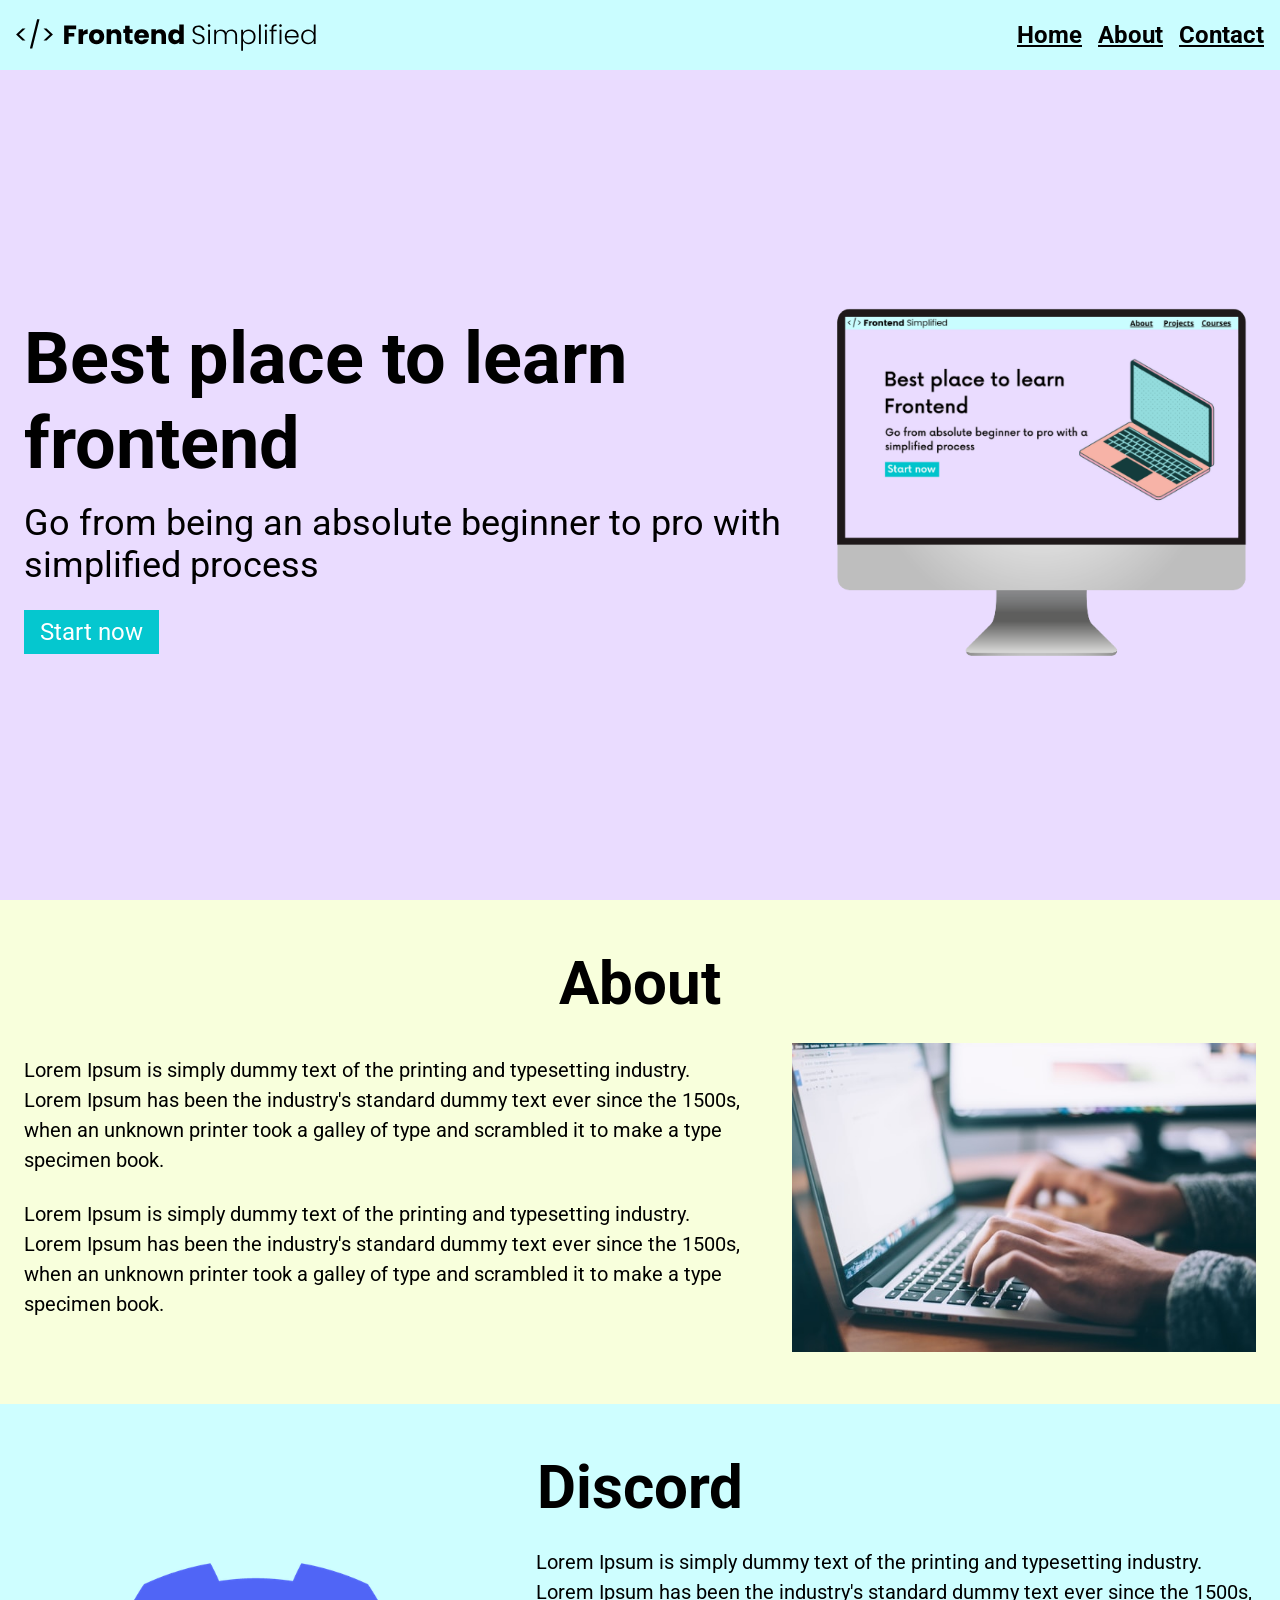
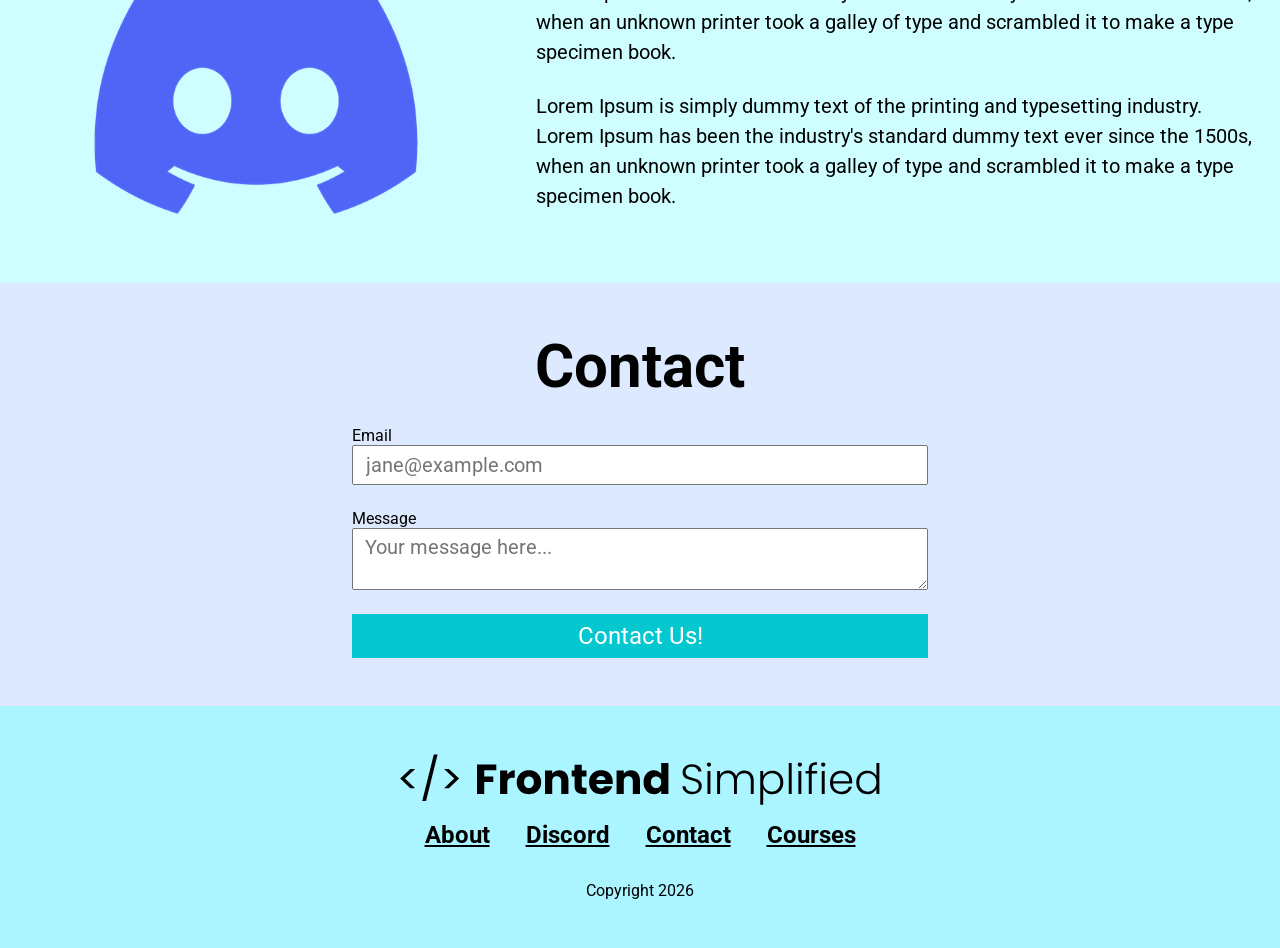
<file: index.html>
<!DOCTYPE html>
<html lang="en">
<head>
    <meta charset="UTF-8">
    <meta name="viewport" content="width=device-width, initial-scale=1.0">
    <title>Document</title>
    <link rel="stylesheet" href="./style.css">
</head>
<body>
    <section>
        <nav>
            <img src="./assets/FES.svg" class="logo" alt="Logo">
            <ul>
                <li><a href="#about">Home</a></li>
                <li><a href="#discord">About</a></li>
                <li><a href="#contact">Contact</a></li>
            </ul>
        </nav>
        <header>
            <div class="row">
                <div class="home__description">
                    <h1>Best place to learn frontend</h1>
                    <p class="subheader">Go from being an absolute beginner to pro with simplified process</p>
                    <button class="home__description--button">Start now</button>
                </div>
                <figure>
                    <img src="./assets/laptop.png" alt="Home">
                </figure>
            </div>
        </header>
    </section>

    <main>
        <section id="about">
            <h2>About</h2>
            <div class="row">
                <div class="section__description">
                    <div class="section__description--wrapper">
                        <p class="section__description--para">Lorem Ipsum is simply dummy text of the printing and typesetting industry. Lorem Ipsum has been the industry's standard dummy text ever since the 1500s, 
                            when an unknown printer took a galley of type and scrambled it to make a type specimen book.</p>
                        <p class="section__description--para">Lorem Ipsum is simply dummy text of the printing and typesetting industry. Lorem Ipsum has been the industry's standard dummy text ever since the 1500s, 
                            when an unknown printer took a galley of type and scrambled it to make a type specimen book.</p>
                    </div>
                    <figure class="about__img--wrapper">
                        <img src="./assets/about.jpg" alt="About">
                    </figure>
                </div>
            </div>
        </section>
        
        <section id="discord">
            <h2>Discord</h2>
            <div class="row">
                <div class="section__description">
                    <figure class="about__img--wrapper">
                        <img src="./assets/discord.png" alt="Discord">
                    </figure>
                    <div class="section__description--wrapper">
                        <p class="section__description--para">Lorem Ipsum is simply dummy text of the printing and typesetting industry. Lorem Ipsum has been the industry's standard dummy text ever since the 1500s, 
                            when an unknown printer took a galley of type and scrambled it to make a type specimen book.</p>
                        <p class="section__description--para">Lorem Ipsum is simply dummy text of the printing and typesetting industry. Lorem Ipsum has been the industry's standard dummy text ever since the 1500s, 
                            when an unknown printer took a galley of type and scrambled it to make a type specimen book.</p>
                    </div>
                </div>
            </div>
        </section>
        <section id="contact">
            <h2>Contact</h2>
            <form action="">
                <span>Email</span>
                <input type="email" placeholder="jane@example.com">
                <span>Message</span>
                <textarea type="text" placeholder="Your message here..."></textarea>
                <button>Contact Us!</button>
            </form>
        </section>
    </main>

    <footer>
        <img class="footer__logo" src="./assets/FES.svg" alt="">
        <div class="footer__links">
            <a class="footer__link" href="#about">About</a>
            <a class="footer__link" href="#discord">Discord</a>
            <a class="footer__link" href="#contact">Contact</a>
            <a class="footer__link" href="">Courses</a>
        </div>
        <p>Copyright 2026</p>
    </footer>
</body>
</html>
</file>
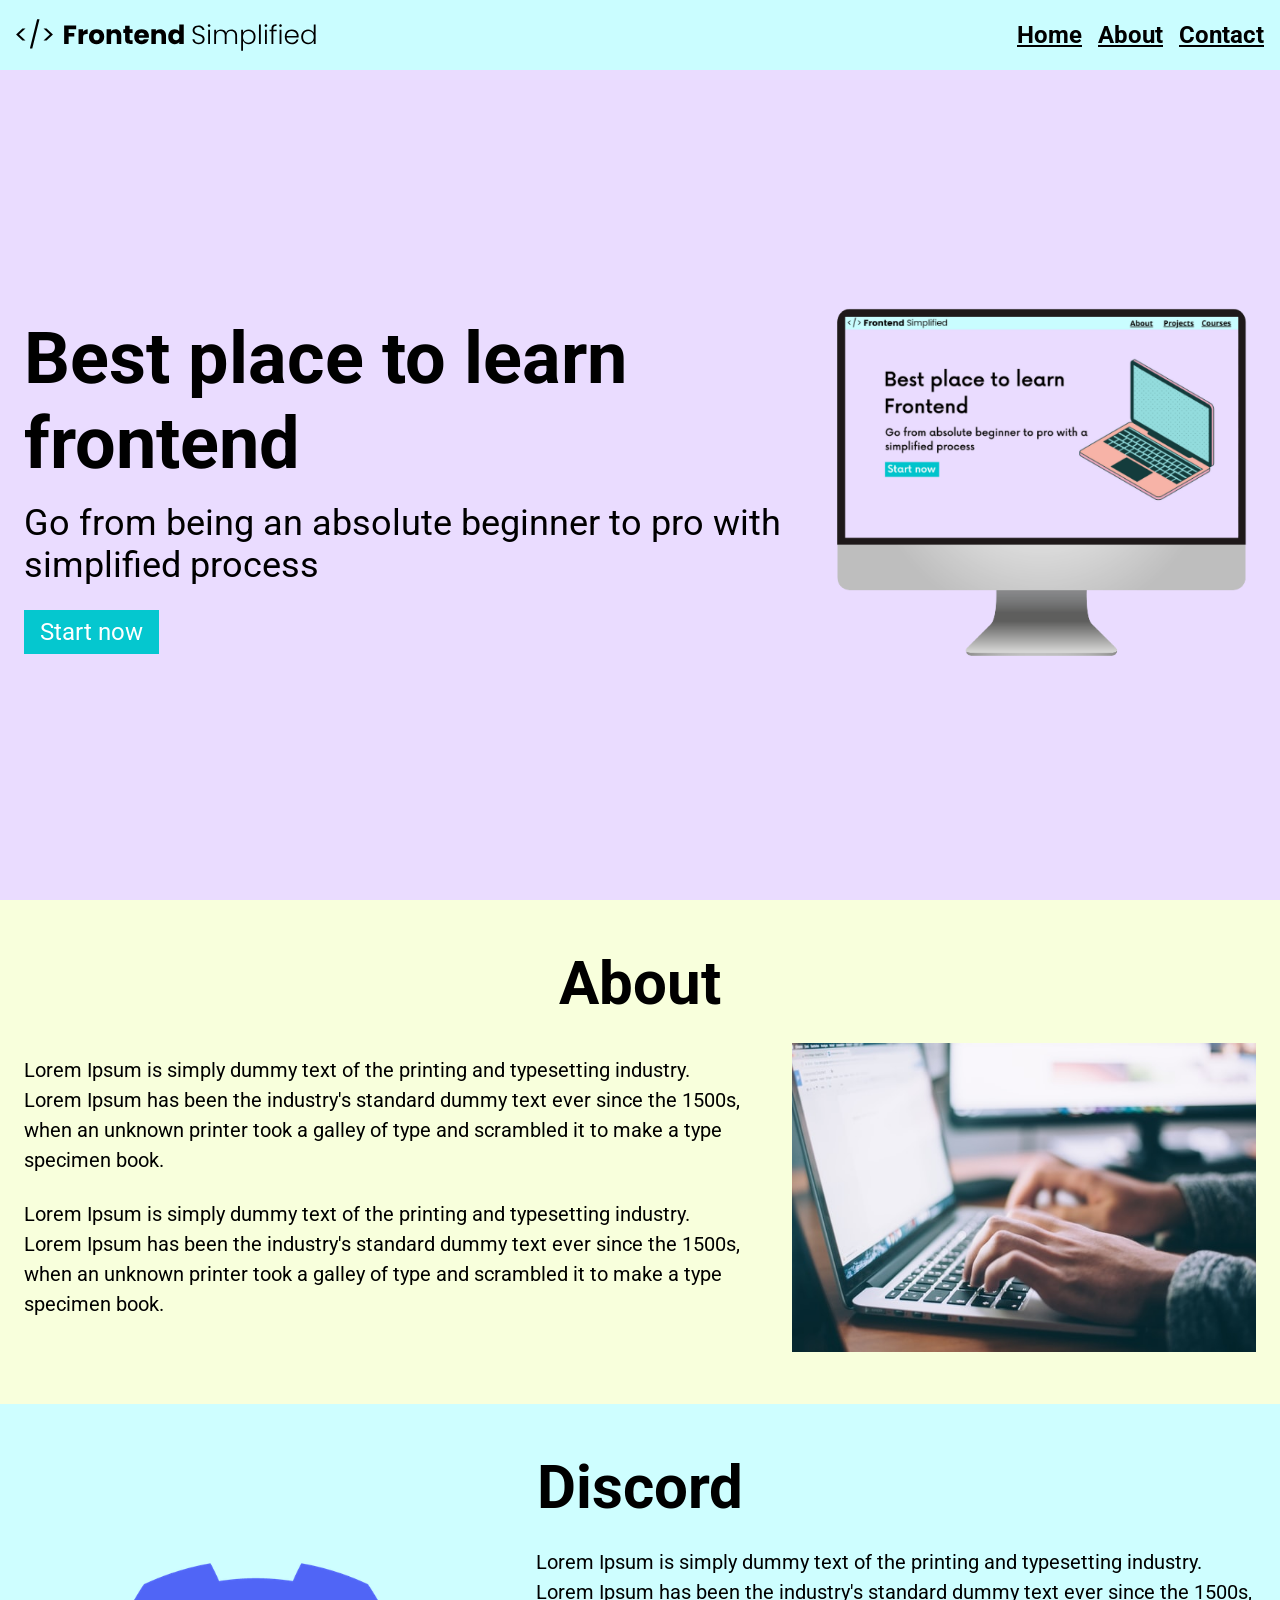
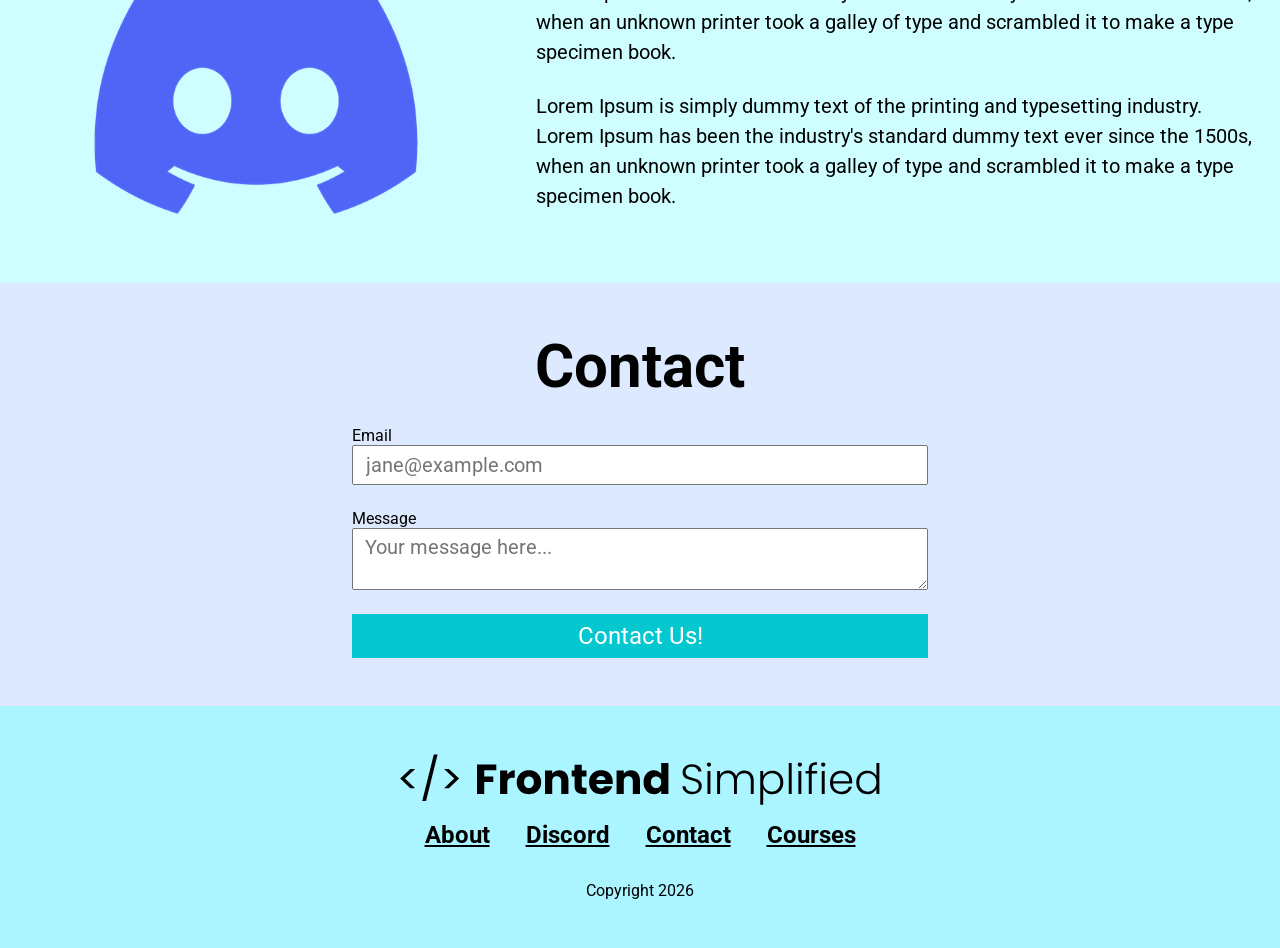
<file: proto.html>
<!DOCTYPE html>
<html lang="en">
<head>
    <meta charset="UTF-8">
    <meta name="viewport" content="width=device-width, initial-scale=1.0">
    <title>Document</title>
    <link rel="stylesheet" href="./proto.css">
</head>
<body>
    <section>
        <nav>
            <img src="./assets/FES.svg" class="logo" alt="Logo">
            <ul>
                <li><a href="#about">Home</a></li>
                <li><a href="#discord">About</a></li>
                <li><a href="#contact">Contact</a></li>
            </ul>
        </nav>
        <header>
            <div class="row">
                <div class="home__description">
                    <h1>Best place to learn frontend</h1>
                    <p class="subheader">Go from being an absolute beginner to pro with simplified process</p>
                    <button class="home__description--button">Start now</button>
                </div>
                <figure>
                    <img src="./assets/laptop.png" alt="Home">
                </figure>
            </div>
        </header>
    </section>

    <main>
        <section id="about">
            <h2>About</h2>
            <div class="row">
                <div class="section__description">
                    <div class="section__description--wrapper">
                        <p class="section__description--para">Lorem Ipsum is simply dummy text of the printing and typesetting industry. Lorem Ipsum has been the industry's standard dummy text ever since the 1500s, 
                            when an unknown printer took a galley of type and scrambled it to make a type specimen book.</p>
                        <p class="section__description--para">Lorem Ipsum is simply dummy text of the printing and typesetting industry. Lorem Ipsum has been the industry's standard dummy text ever since the 1500s, 
                            when an unknown printer took a galley of type and scrambled it to make a type specimen book.</p>
                    </div>
                    <figure class="about__img--wrapper">
                        <img src="./assets/about.jpg" alt="About">
                    </figure>
                </div>
            </div>
        </section>
        
        <section id="discord">
            <h2>Discord</h2>
            <div class="row">
                <div class="section__description">
                    <figure class="about__img--wrapper">
                        <img src="./assets/discord.png" alt="Discord">
                    </figure>
                    <div class="section__description--wrapper">
                        <p class="section__description--para">Lorem Ipsum is simply dummy text of the printing and typesetting industry. Lorem Ipsum has been the industry's standard dummy text ever since the 1500s, 
                            when an unknown printer took a galley of type and scrambled it to make a type specimen book.</p>
                        <p class="section__description--para">Lorem Ipsum is simply dummy text of the printing and typesetting industry. Lorem Ipsum has been the industry's standard dummy text ever since the 1500s, 
                            when an unknown printer took a galley of type and scrambled it to make a type specimen book.</p>
                    </div>
                </div>
            </div>
        </section>
        <section id="contact">
            <h2>Contact</h2>
            <form action="">
                <span>Email</span>
                <input type="email" placeholder="jane@example.com">
                <span>Message</span>
                <textarea type="text" placeholder="Your message here..."></textarea>
                <button>Contact Us!</button>
            </form>
        </section>
    </main>

    <footer>
        <img class="footer__logo" src="./assets/FES.svg" alt="">
        <div class="footer__links">
            <a class="footer__link" href="#about">About</a>
            <a class="footer__link" href="#discord">Discord</a>
            <a class="footer__link" href="#contact">Contact</a>
            <a class="footer__link" href="">Courses</a>
        </div>
        <p>Copyright 2026</p>
    </footer>
</body>
</html>
</file>
<file: style.css>
@import url('https://fonts.googleapis.com/css2?family=Roboto:wght@100..900&display=swap');

* {
    padding: 0;
    margin: 0;
    box-sizing: border-box;
    font-family: "Roboto", sans-serif;
}

nav {
    height: 70px;
    display: flex;
    justify-content: space-between;
    align-items: center;
    padding: 0 16px;
    background-color: #cafdff;
}

header {
    background-color: #eadcff;
    height: calc(100vh - 70px);
    padding: 24px;
    display: flex;
    align-items: center;
    justify-content: center;
}

h1 {
    font-size: 72px;
}

.subheader {
    font-size: 36px;
    margin: 16px 0 24px 0;
}

button {
    background-color: #05c7cf;
    color: white;
    border: none;
    padding: 8px 16px;
    font-size: 24px;
    cursor: pointer;
}

a {
    color: black;
    font-size: 24px;
    font-weight: 700;;
}

.logo {
    width: 300px;
}

ul {
    display: flex;
}

li {
    list-style-type: none;
    padding-left: 16px;
}

.row {
    width: 100%;
    max-width: 1300px;
    margin: 0 auto;
    display: flex;
    align-items: center;
    justify-content: center;
}

#about, #discord, #contact, footer {
    padding: 48px 0;
}

/* About */

#about{
    background-color: #f8ffdc;
}

h2 {
    font-size: 60px;
    text-align: center;
    margin-bottom: 24px;
}

.section__description {
    display: flex;
    justify-content: center;
    align-items: center;
}

.about__img--wrapper {
    width: 40%;
}

img {
    width: 100%;
}

.section__description--wrapper {
    width: 60%;
}

.about__img--wrapper, .section__description--wrapper {
    padding: 0 24px;
}

.section__description--para {
    font-size: 20px;
    line-height: 1.5;
    margin-bottom: 24px;
}

/* Discord */

#discord {
    background-color: #cefeff;
}

/* Contact */

#contact {
    background-color: #dce9ff;
}

form {
    width: 100%;
    max-width: 600px;
    display: flex;
    flex-direction: column;
    margin: 0 auto;
    padding: 0 12px;
}

input, textarea {
    margin-bottom: 24px;
    font-size: 20px;
    padding: 6px 12px;
}

/* Footer */

footer {
    background-color: #aaf5ff;
    display: flex;
    flex-direction: column;
    align-items: center;
}

.footer__logo {
    max-width: 480px;
    margin-bottom: 16px;
}

.footer__links {
    margin-bottom: 32px;
}

.footer__link {
    padding: 0 16px;
}

/* Small Phones, Tablets, Large phones */
@media (max-width: 768px) {
    .row {
        flex-direction: column;
    }

    .home__description {
        margin-bottom: 24px;
        display: flex;
        flex-direction: column;
        align-items: center;
    }

    .home__description--button {
        max-width: 240px;
    }

    h1 {
        text-align: center;
        font-size: 60px;
    }

    .subheader {
        text-align: center;
        font-size: 28px;
    }

    ul {
        display: none;
    }

    .section__description {
        flex-direction: column;
    }

    .section__description--wrapper {
        width: 100%;
    }

    .about__img--wrapper {
        width: 100%;
    }

    #discord .section__description {
        flex-direction: column-reverse;
    }

    .footer__logo {
        max-width: 360px;
    }

    footer {
        padding: 48px 24px;
    }

    .footer__link {
        padding: 0 4px;
        font-size: 18px;
    }

    .footer__links {
        margin-bottom: 24px;
    }

    .logo {
        align-items: center;
        justify-content: center;
    }
}
</file>
<file: proto.css>
@import url('https://fonts.googleapis.com/css2?family=Roboto:wght@100..900&display=swap');

* {
    padding: 0;
    margin: 0;
    box-sizing: border-box;
    font-family: "Roboto", sans-serif;
}

nav {
    height: 70px;
    display: flex;
    justify-content: space-between;
    align-items: center;
    padding: 0 16px;
    background-color: #cafdff;
}

header {
    background-color: #eadcff;
    height: calc(100vh - 70px);
    padding: 24px;
    display: flex;
    align-items: center;
    justify-content: center;
}

h1 {
    font-size: 72px;
}

.subheader {
    font-size: 36px;
    margin: 16px 0 24px 0;
}

button {
    background-color: #05c7cf;
    color: white;
    border: none;
    padding: 8px 16px;
    font-size: 24px;
    cursor: pointer;
}

a {
    color: black;
    font-size: 24px;
    font-weight: 700;;
}

.logo {
    width: 300px;
}

ul {
    display: flex;
}

li {
    list-style-type: none;
    padding-left: 16px;
}

.row {
    width: 100%;
    max-width: 1300px;
    margin: 0 auto;
    display: flex;
    align-items: center;
    justify-content: center;
}

#about, #discord, #contact, footer {
    padding: 48px 0;
}

/* About */

#about{
    background-color: #f8ffdc;
}

h2 {
    font-size: 60px;
    text-align: center;
    margin-bottom: 24px;
}

.section__description {
    display: flex;
    justify-content: center;
    align-items: center;
}

.about__img--wrapper {
    width: 40%;
}

img {
    width: 100%;
}

.section__description--wrapper {
    width: 60%;
}

.about__img--wrapper, .section__description--wrapper {
    padding: 0 24px;
}

.section__description--para {
    font-size: 20px;
    line-height: 1.5;
    margin-bottom: 24px;
}

/* Discord */

#discord {
    background-color: #cefeff;
}

/* Contact */

#contact {
    background-color: #dce9ff;
}

form {
    width: 100%;
    max-width: 600px;
    display: flex;
    flex-direction: column;
    margin: 0 auto;
    padding: 0 12px;
}

input, textarea {
    margin-bottom: 24px;
    font-size: 20px;
    padding: 6px 12px;
}

/* Footer */

footer {
    background-color: #aaf5ff;
    display: flex;
    flex-direction: column;
    align-items: center;
}

.footer__logo {
    max-width: 480px;
    margin-bottom: 16px;
}

.footer__links {
    margin-bottom: 32px;
}

.footer__link {
    padding: 0 16px;
}

/* Small Phones, Tablets, Large phones */
@media (max-width: 768px) {
    .row {
        flex-direction: column;
    }

    .home__description {
        margin-bottom: 24px;
        display: flex;
        flex-direction: column;
        align-items: center;
    }

    .home__description--button {
        max-width: 240px;
    }

    h1 {
        text-align: center;
        font-size: 60px;
    }

    .subheader {
        text-align: center;
        font-size: 28px;
    }

    ul {
        display: none;
    }

    .section__description {
        flex-direction: column;
    }

    .section__description--wrapper {
        width: 100%;
    }

    .about__img--wrapper {
        width: 100%;
    }

    #discord .section__description {
        flex-direction: column-reverse;
    }

    .footer__logo {
        max-width: 360px;
    }

    footer {
        padding: 48px 24px;
    }

    .footer__link {
        padding: 0 4px;
        font-size: 18px;
    }

    .footer__links {
        margin-bottom: 24px;
    }

    .logo {
        align-items: center;
        justify-content: center;
    }
}
</file>
